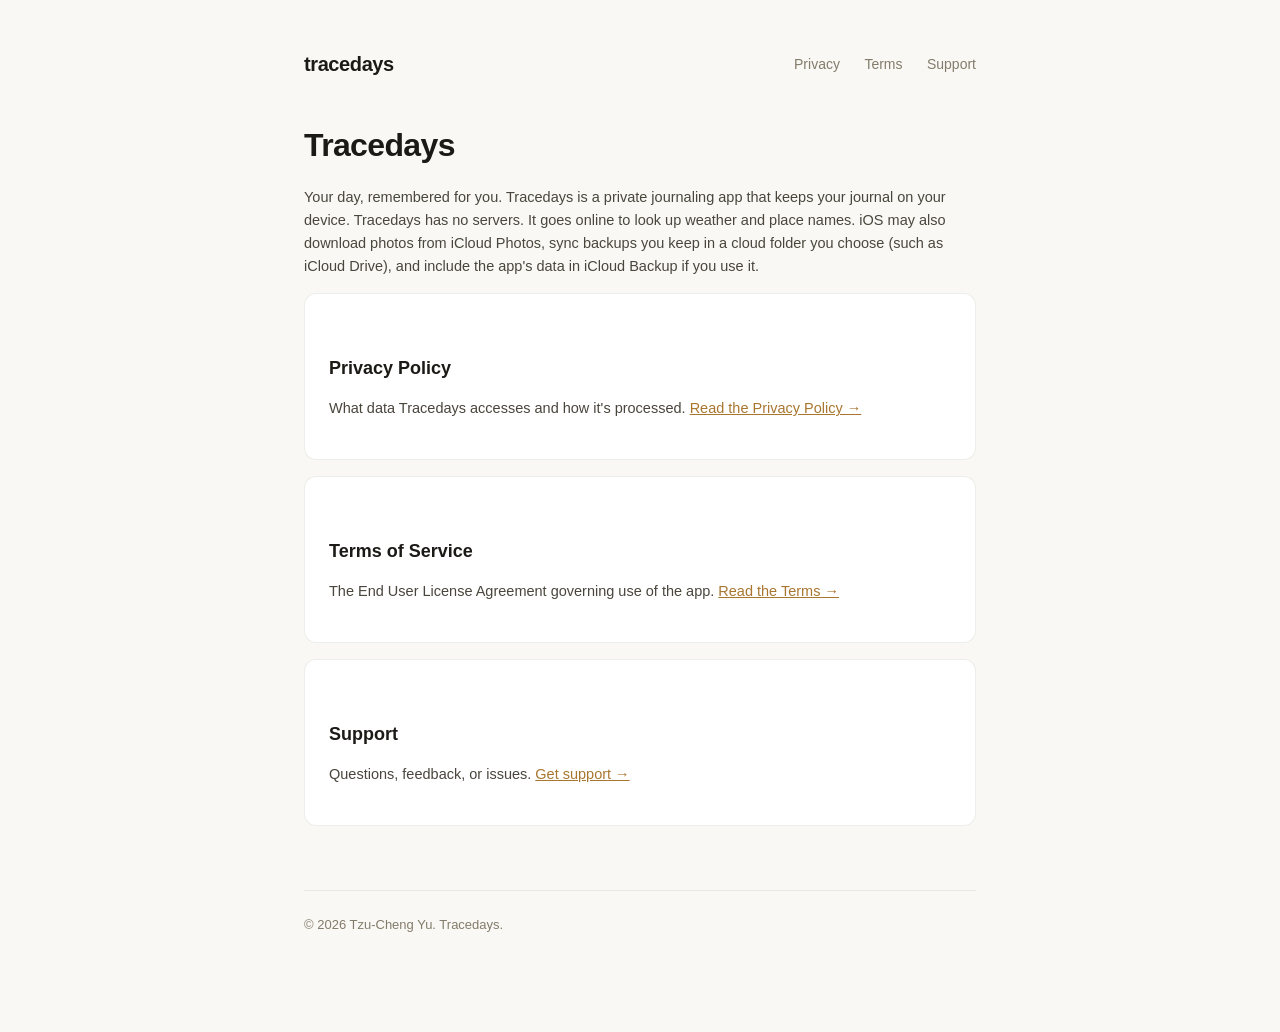
<file: index.html>
<!doctype html>
<html lang="en">
<head>
<meta charset="utf-8">
<meta name="viewport" content="width=device-width, initial-scale=1">
<title>Tracedays</title>
<link rel="stylesheet" href="style.css">
</head>
<body>
<div class="wrap">
  <header class="site">
    <span class="brand">tracedays</span>
    <nav class="site">
      <a href="privacy.html">Privacy</a>
      <a href="terms.html">Terms</a>
      <a href="support.html">Support</a>
    </nav>
  </header>

  <h1>Tracedays</h1>
  <p>Your day, remembered for you. Tracedays is a private journaling app that keeps your journal on your device. Tracedays has no servers. It goes online to look up weather and place names. iOS may also download photos from iCloud Photos, sync backups you keep in a cloud folder you choose (such as iCloud Drive), and include the app's data in iCloud Backup if you use it.</p>

  <div class="card">
    <h2>Privacy Policy</h2>
    <p>What data Tracedays accesses and how it's processed. <a href="privacy.html">Read the Privacy Policy →</a></p>
  </div>

  <div class="card">
    <h2>Terms of Service</h2>
    <p>The End User License Agreement governing use of the app. <a href="terms.html">Read the Terms →</a></p>
  </div>

  <div class="card">
    <h2>Support</h2>
    <p>Questions, feedback, or issues. <a href="support.html">Get support →</a></p>
  </div>

  <footer>
    &copy; 2026 Tzu-Cheng Yu. Tracedays.
  </footer>
</div>
</body>
</html>
</file>
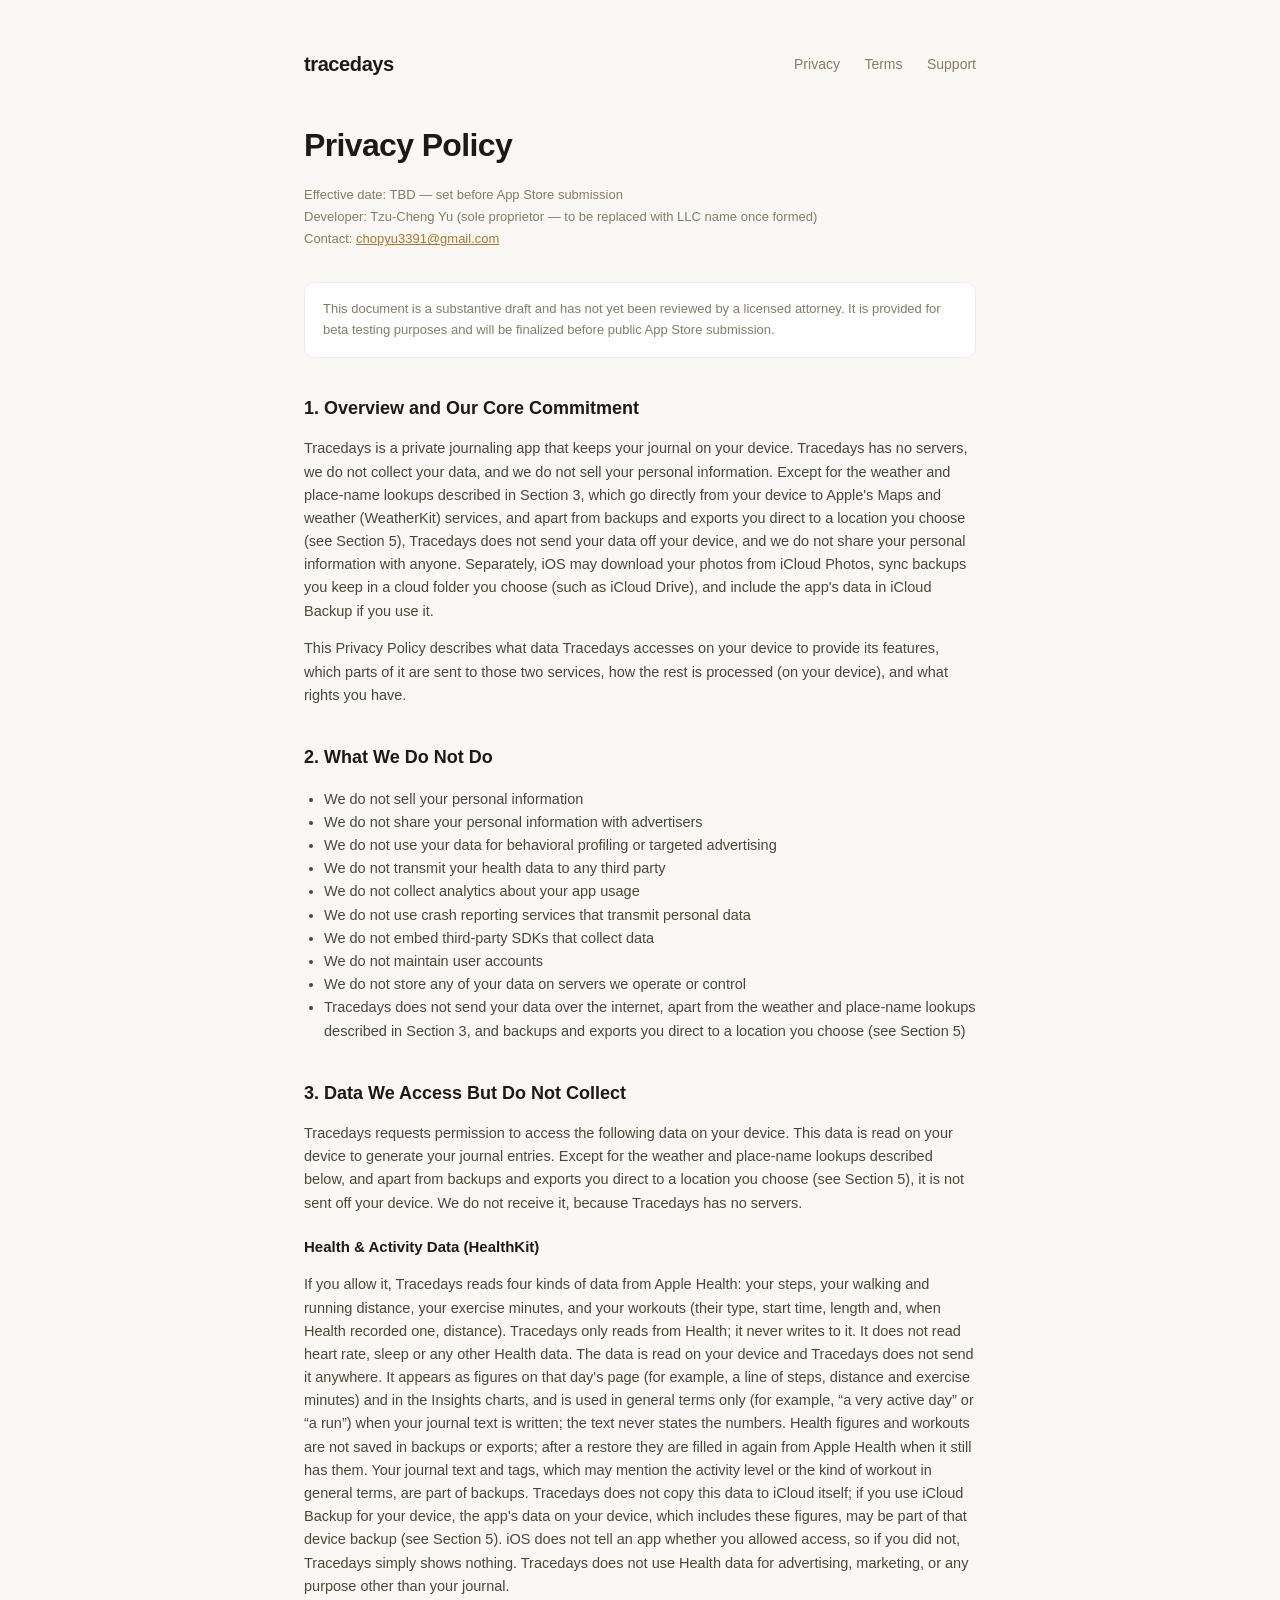
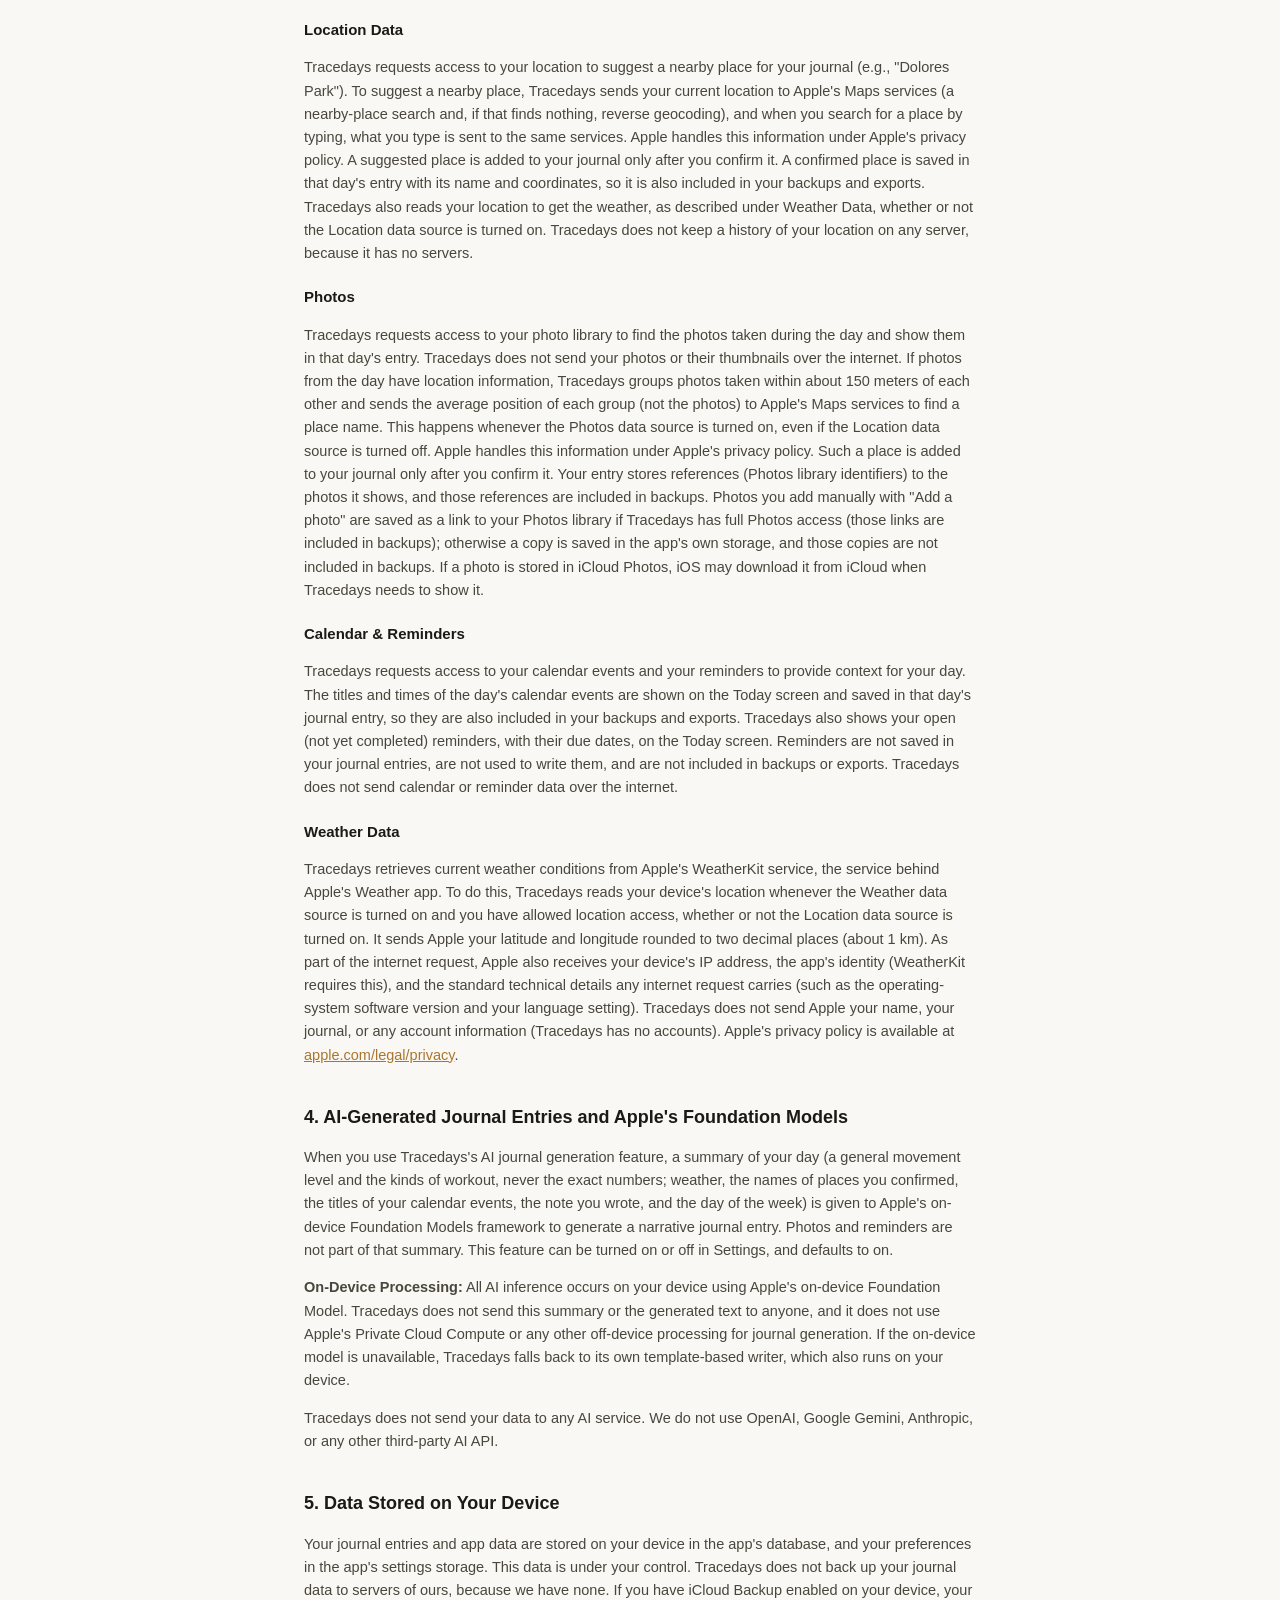
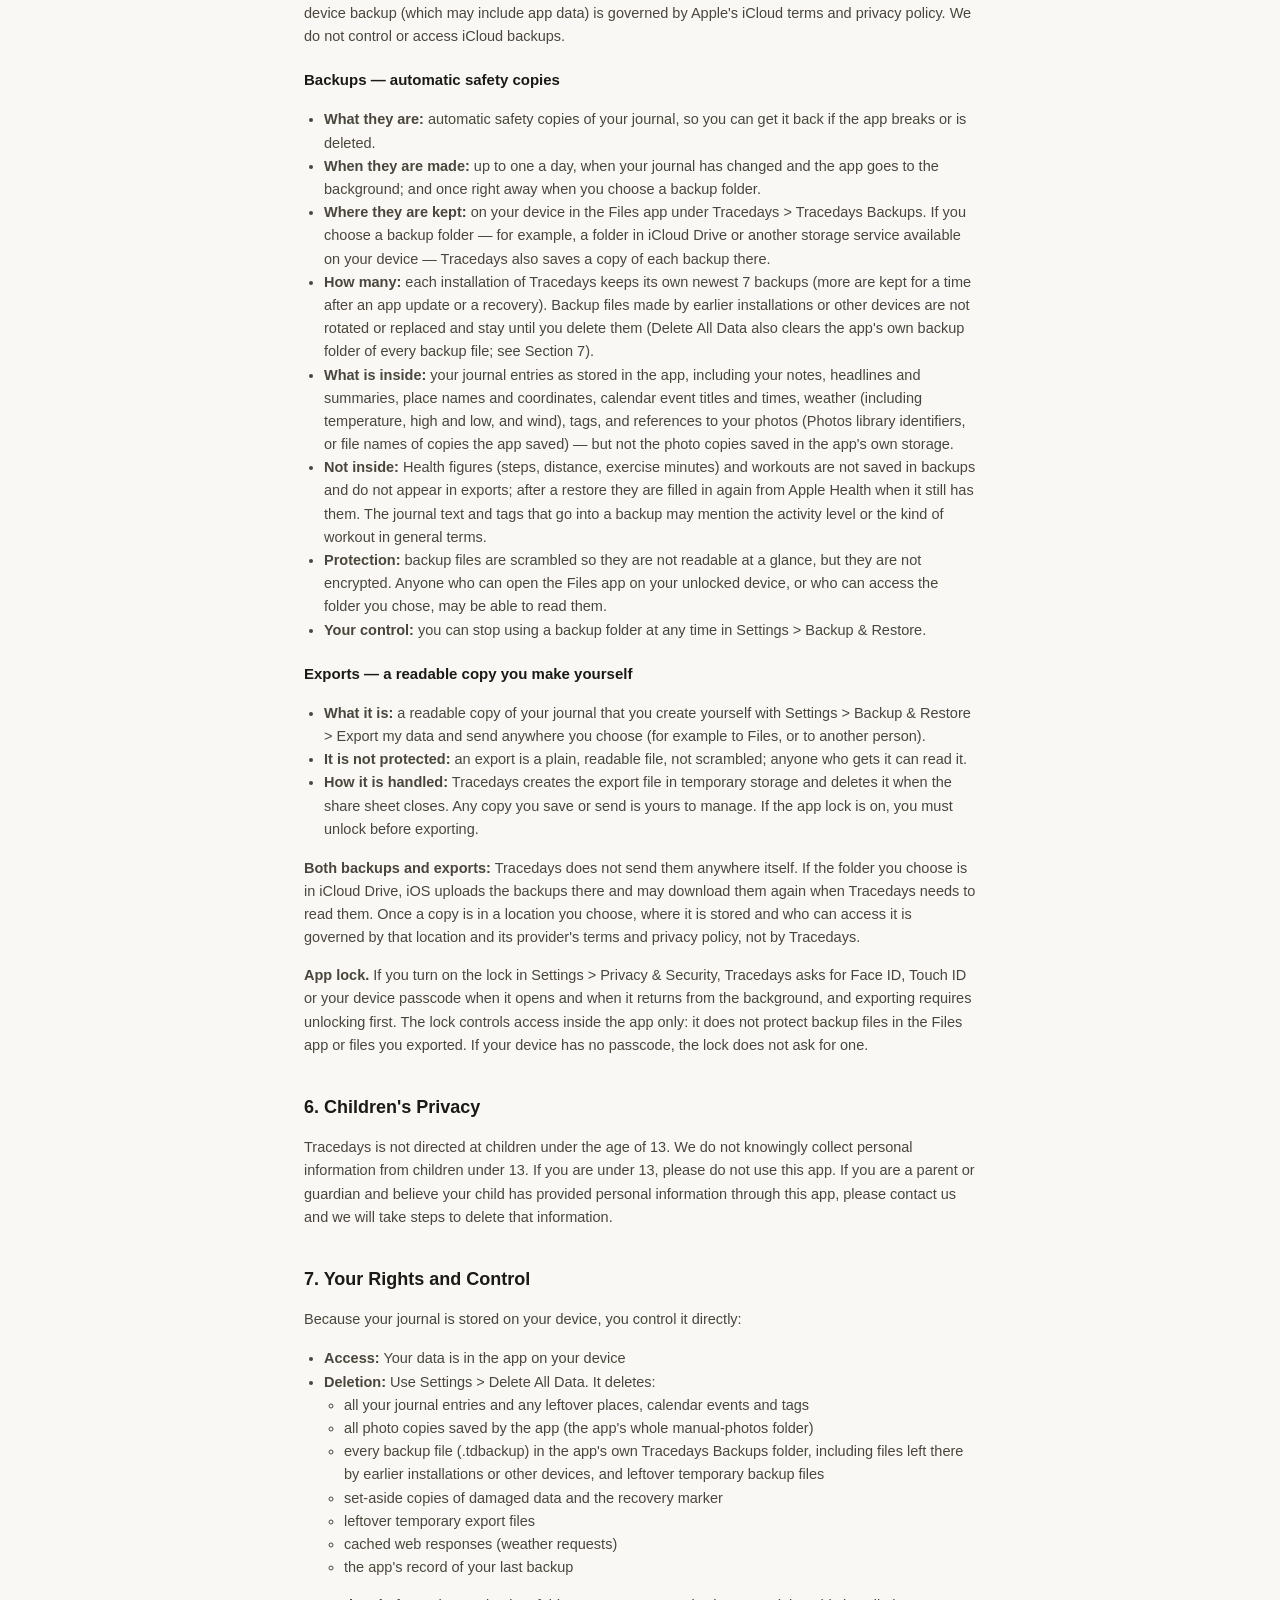
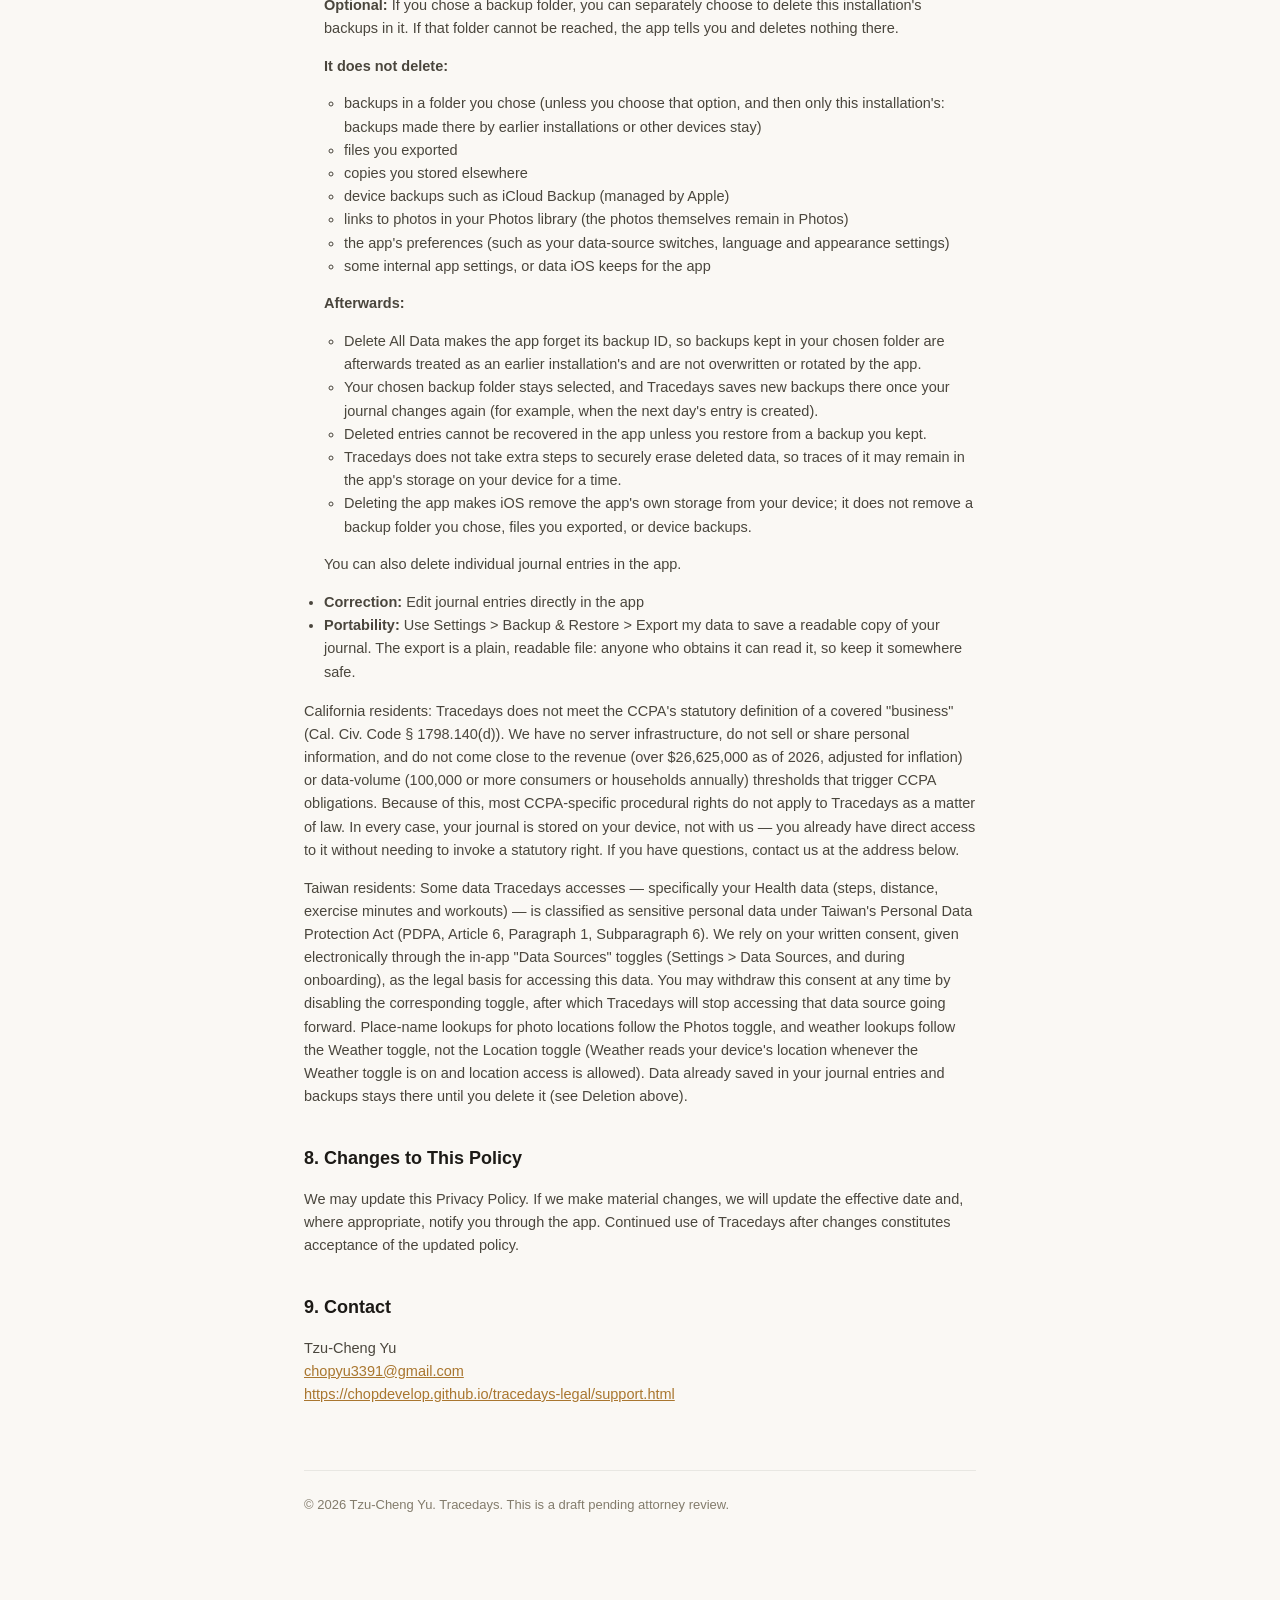
<file: privacy.html>
<!doctype html>
<html lang="en">
<head>
<meta charset="utf-8">
<meta name="viewport" content="width=device-width, initial-scale=1">
<title>Privacy Policy — Tracedays</title>
<link rel="stylesheet" href="style.css">
</head>
<body>
<div class="wrap">
  <header class="site">
    <a class="brand" href="index.html">tracedays</a>
    <nav class="site">
      <a href="privacy.html">Privacy</a>
      <a href="terms.html">Terms</a>
      <a href="support.html">Support</a>
    </nav>
  </header>

  <h1>Privacy Policy</h1>
  <p class="meta">
    Effective date: TBD — set before App Store submission<br>
    Developer: Tzu-Cheng Yu (sole proprietor — to be replaced with LLC name once formed)<br>
    Contact: <a href="mailto:chopyu3391@gmail.com">chopyu3391@gmail.com</a>
  </p>

  <div class="notice">This document is a substantive draft and has not yet been reviewed by a licensed attorney. It is provided for beta testing purposes and will be finalized before public App Store submission.</div>

  <h2>1. Overview and Our Core Commitment</h2>

  <p>Tracedays is a private journaling app that keeps your journal on your device. Tracedays has no servers, we do not collect your data, and we do not sell your personal information. Except for the weather and place-name lookups described in Section 3, which go directly from your device to Apple's Maps and weather (WeatherKit) services, and apart from backups and exports you direct to a location you choose (see Section 5), Tracedays does not send your data off your device, and we do not share your personal information with anyone. Separately, iOS may download your photos from iCloud Photos, sync backups you keep in a cloud folder you choose (such as iCloud Drive), and include the app's data in iCloud Backup if you use it.</p>

  <p>This Privacy Policy describes what data Tracedays accesses on your device to provide its features, which parts of it are sent to those two services, how the rest is processed (on your device), and what rights you have.</p>

  <h2>2. What We Do Not Do</h2>

  <ul>
    <li>We do not sell your personal information</li>
    <li>We do not share your personal information with advertisers</li>
    <li>We do not use your data for behavioral profiling or targeted advertising</li>
    <li>We do not transmit your health data to any third party</li>
    <li>We do not collect analytics about your app usage</li>
    <li>We do not use crash reporting services that transmit personal data</li>
    <li>We do not embed third-party SDKs that collect data</li>
    <li>We do not maintain user accounts</li>
    <li>We do not store any of your data on servers we operate or control</li>
    <li>Tracedays does not send your data over the internet, apart from the weather and place-name lookups described in Section 3, and backups and exports you direct to a location you choose (see Section 5)</li>
  </ul>

  <h2>3. Data We Access But Do Not Collect</h2>

  <p>Tracedays requests permission to access the following data on your device. This data is read on your device to generate your journal entries. Except for the weather and place-name lookups described below, and apart from backups and exports you direct to a location you choose (see Section 5), it is not sent off your device. We do not receive it, because Tracedays has no servers.</p>

  <h3>Health &amp; Activity Data (HealthKit)</h3>

  <p>If you allow it, Tracedays reads four kinds of data from Apple Health: your steps, your walking and running distance, your exercise minutes, and your workouts (their type, start time, length and, when Health recorded one, distance). Tracedays only reads from Health; it never writes to it. It does not read heart rate, sleep or any other Health data. The data is read on your device and Tracedays does not send it anywhere. It appears as figures on that day's page (for example, a line of steps, distance and exercise minutes) and in the Insights charts, and is used in general terms only (for example, “a very active day” or “a run”) when your journal text is written; the text never states the numbers. Health figures and workouts are not saved in backups or exports; after a restore they are filled in again from Apple Health when it still has them. Your journal text and tags, which may mention the activity level or the kind of workout in general terms, are part of backups. Tracedays does not copy this data to iCloud itself; if you use iCloud Backup for your device, the app's data on your device, which includes these figures, may be part of that device backup (see Section 5). iOS does not tell an app whether you allowed access, so if you did not, Tracedays simply shows nothing. Tracedays does not use Health data for advertising, marketing, or any purpose other than your journal.</p>

  <h3>Location Data</h3>

  <p>Tracedays requests access to your location to suggest a nearby place for your journal (e.g., "Dolores Park"). To suggest a nearby place, Tracedays sends your current location to Apple's Maps services (a nearby-place search and, if that finds nothing, reverse geocoding), and when you search for a place by typing, what you type is sent to the same services. Apple handles this information under Apple's privacy policy. A suggested place is added to your journal only after you confirm it. A confirmed place is saved in that day's entry with its name and coordinates, so it is also included in your backups and exports. Tracedays also reads your location to get the weather, as described under Weather Data, whether or not the Location data source is turned on. Tracedays does not keep a history of your location on any server, because it has no servers.</p>

  <h3>Photos</h3>

  <p>Tracedays requests access to your photo library to find the photos taken during the day and show them in that day's entry. Tracedays does not send your photos or their thumbnails over the internet. If photos from the day have location information, Tracedays groups photos taken within about 150 meters of each other and sends the average position of each group (not the photos) to Apple's Maps services to find a place name. This happens whenever the Photos data source is turned on, even if the Location data source is turned off. Apple handles this information under Apple's privacy policy. Such a place is added to your journal only after you confirm it. Your entry stores references (Photos library identifiers) to the photos it shows, and those references are included in backups. Photos you add manually with "Add a photo" are saved as a link to your Photos library if Tracedays has full Photos access (those links are included in backups); otherwise a copy is saved in the app's own storage, and those copies are not included in backups. If a photo is stored in iCloud Photos, iOS may download it from iCloud when Tracedays needs to show it.</p>

  <h3>Calendar &amp; Reminders</h3>

  <p>Tracedays requests access to your calendar events and your reminders to provide context for your day. The titles and times of the day's calendar events are shown on the Today screen and saved in that day's journal entry, so they are also included in your backups and exports. Tracedays also shows your open (not yet completed) reminders, with their due dates, on the Today screen. Reminders are not saved in your journal entries, are not used to write them, and are not included in backups or exports. Tracedays does not send calendar or reminder data over the internet.</p>

  <h3>Weather Data</h3>

  <p>Tracedays retrieves current weather conditions from Apple's WeatherKit service, the service behind Apple's Weather app. To do this, Tracedays reads your device's location whenever the Weather data source is turned on and you have allowed location access, whether or not the Location data source is turned on. It sends Apple your latitude and longitude rounded to two decimal places (about 1 km). As part of the internet request, Apple also receives your device's IP address, the app's identity (WeatherKit requires this), and the standard technical details any internet request carries (such as the operating-system software version and your language setting). Tracedays does not send Apple your name, your journal, or any account information (Tracedays has no accounts). Apple's privacy policy is available at <a href="https://www.apple.com/legal/privacy/">apple.com/legal/privacy</a>.</p>

  <h2>4. AI-Generated Journal Entries and Apple's Foundation Models</h2>

  <p>When you use Tracedays's AI journal generation feature, a summary of your day (a general movement level and the kinds of workout, never the exact numbers; weather, the names of places you confirmed, the titles of your calendar events, the note you wrote, and the day of the week) is given to Apple's on-device Foundation Models framework to generate a narrative journal entry. Photos and reminders are not part of that summary. This feature can be turned on or off in Settings, and defaults to on.</p>

  <p><strong>On-Device Processing:</strong> All AI inference occurs on your device using Apple's on-device Foundation Model. Tracedays does not send this summary or the generated text to anyone, and it does not use Apple's Private Cloud Compute or any other off-device processing for journal generation. If the on-device model is unavailable, Tracedays falls back to its own template-based writer, which also runs on your device.</p>

  <p>Tracedays does not send your data to any AI service. We do not use OpenAI, Google Gemini, Anthropic, or any other third-party AI API.</p>

  <h2>5. Data Stored on Your Device</h2>

  <p>Your journal entries and app data are stored on your device in the app's database, and your preferences in the app's settings storage. This data is under your control. Tracedays does not back up your journal data to servers of ours, because we have none. If you have iCloud Backup enabled on your device, your device backup (which may include app data) is governed by Apple's iCloud terms and privacy policy. We do not control or access iCloud backups.</p>
  <h3>Backups — automatic safety copies</h3>
  <ul>
    <li><strong>What they are:</strong> automatic safety copies of your journal, so you can get it back if the app breaks or is deleted.</li>
    <li><strong>When they are made:</strong> up to one a day, when your journal has changed and the app goes to the background; and once right away when you choose a backup folder.</li>
    <li><strong>Where they are kept:</strong> on your device in the Files app under Tracedays &gt; Tracedays Backups. If you choose a backup folder — for example, a folder in iCloud Drive or another storage service available on your device — Tracedays also saves a copy of each backup there.</li>
    <li><strong>How many:</strong> each installation of Tracedays keeps its own newest 7 backups (more are kept for a time after an app update or a recovery). Backup files made by earlier installations or other devices are not rotated or replaced and stay until you delete them (Delete All Data also clears the app's own backup folder of every backup file; see Section 7).</li>
    <li><strong>What is inside:</strong> your journal entries as stored in the app, including your notes, headlines and summaries, place names and coordinates, calendar event titles and times, weather (including temperature, high and low, and wind), tags, and references to your photos (Photos library identifiers, or file names of copies the app saved) — but not the photo copies saved in the app's own storage.</li>
    <li><strong>Not inside:</strong> Health figures (steps, distance, exercise minutes) and workouts are not saved in backups and do not appear in exports; after a restore they are filled in again from Apple Health when it still has them. The journal text and tags that go into a backup may mention the activity level or the kind of workout in general terms.</li>
    <li><strong>Protection:</strong> backup files are scrambled so they are not readable at a glance, but they are not encrypted. Anyone who can open the Files app on your unlocked device, or who can access the folder you chose, may be able to read them.</li>
    <li><strong>Your control:</strong> you can stop using a backup folder at any time in Settings &gt; Backup &amp; Restore.</li>
  </ul>
  <h3>Exports — a readable copy you make yourself</h3>
  <ul>
    <li><strong>What it is:</strong> a readable copy of your journal that you create yourself with Settings &gt; Backup &amp; Restore &gt; Export my data and send anywhere you choose (for example to Files, or to another person).</li>
    <li><strong>It is not protected:</strong> an export is a plain, readable file, not scrambled; anyone who gets it can read it.</li>
    <li><strong>How it is handled:</strong> Tracedays creates the export file in temporary storage and deletes it when the share sheet closes. Any copy you save or send is yours to manage. If the app lock is on, you must unlock before exporting.</li>
  </ul>
  <p><strong>Both backups and exports:</strong> Tracedays does not send them anywhere itself. If the folder you choose is in iCloud Drive, iOS uploads the backups there and may download them again when Tracedays needs to read them. Once a copy is in a location you choose, where it is stored and who can access it is governed by that location and its provider's terms and privacy policy, not by Tracedays.</p>
  <p><strong>App lock.</strong> If you turn on the lock in Settings &gt; Privacy &amp; Security, Tracedays asks for Face ID, Touch ID or your device passcode when it opens and when it returns from the background, and exporting requires unlocking first. The lock controls access inside the app only: it does not protect backup files in the Files app or files you exported. If your device has no passcode, the lock does not ask for one.</p>

  <h2>6. Children's Privacy</h2>

  <p>Tracedays is not directed at children under the age of 13. We do not knowingly collect personal information from children under 13. If you are under 13, please do not use this app. If you are a parent or guardian and believe your child has provided personal information through this app, please contact us and we will take steps to delete that information.</p>

  <h2>7. Your Rights and Control</h2>

  <p>Because your journal is stored on your device, you control it directly:</p>
  <ul>
    <li><strong>Access:</strong> Your data is in the app on your device</li>
    <li><strong>Deletion:</strong> Use Settings &gt; Delete All Data. It deletes:
      <ul>
        <li>all your journal entries and any leftover places, calendar events and tags</li>
        <li>all photo copies saved by the app (the app's whole manual-photos folder)</li>
        <li>every backup file (.tdbackup) in the app's own Tracedays Backups folder, including files left there by earlier installations or other devices, and leftover temporary backup files</li>
        <li>set-aside copies of damaged data and the recovery marker</li>
        <li>leftover temporary export files</li>
        <li>cached web responses (weather requests)</li>
        <li>the app's record of your last backup</li>
      </ul>
      <p><strong>Optional:</strong> If you chose a backup folder, you can separately choose to delete this installation's backups in it. If that folder cannot be reached, the app tells you and deletes nothing there.</p>
      <p><strong>It does not delete:</strong></p>
      <ul>
        <li>backups in a folder you chose (unless you choose that option, and then only this installation's: backups made there by earlier installations or other devices stay)</li>
        <li>files you exported</li>
        <li>copies you stored elsewhere</li>
        <li>device backups such as iCloud Backup (managed by Apple)</li>
        <li>links to photos in your Photos library (the photos themselves remain in Photos)</li>
        <li>the app's preferences (such as your data-source switches, language and appearance settings)</li>
        <li>some internal app settings, or data iOS keeps for the app</li>
      </ul>
      <p><strong>Afterwards:</strong></p>
      <ul>
        <li>Delete All Data makes the app forget its backup ID, so backups kept in your chosen folder are afterwards treated as an earlier installation's and are not overwritten or rotated by the app.</li>
        <li>Your chosen backup folder stays selected, and Tracedays saves new backups there once your journal changes again (for example, when the next day's entry is created).</li>
        <li>Deleted entries cannot be recovered in the app unless you restore from a backup you kept.</li>
        <li>Tracedays does not take extra steps to securely erase deleted data, so traces of it may remain in the app's storage on your device for a time.</li>
        <li>Deleting the app makes iOS remove the app's own storage from your device; it does not remove a backup folder you chose, files you exported, or device backups.</li>
      </ul>
      <p>You can also delete individual journal entries in the app.</p>
    </li>
    <li><strong>Correction:</strong> Edit journal entries directly in the app</li>
    <li><strong>Portability:</strong> Use Settings &gt; Backup &amp; Restore &gt; Export my data to save a readable copy of your journal. The export is a plain, readable file: anyone who obtains it can read it, so keep it somewhere safe.</li>
  </ul>

  <p>California residents: Tracedays does not meet the CCPA's statutory definition of a covered "business" (Cal. Civ. Code § 1798.140(d)). We have no server infrastructure, do not sell or share personal information, and do not come close to the revenue (over $26,625,000 as of 2026, adjusted for inflation) or data-volume (100,000 or more consumers or households annually) thresholds that trigger CCPA obligations. Because of this, most CCPA-specific procedural rights do not apply to Tracedays as a matter of law. In every case, your journal is stored on your device, not with us — you already have direct access to it without needing to invoke a statutory right. If you have questions, contact us at the address below.</p>

  <p>Taiwan residents: Some data Tracedays accesses — specifically your Health data (steps, distance, exercise minutes and workouts) — is classified as sensitive personal data under Taiwan's Personal Data Protection Act (PDPA, Article 6, Paragraph 1, Subparagraph 6). We rely on your written consent, given electronically through the in-app "Data Sources" toggles (Settings &gt; Data Sources, and during onboarding), as the legal basis for accessing this data. You may withdraw this consent at any time by disabling the corresponding toggle, after which Tracedays will stop accessing that data source going forward. Place-name lookups for photo locations follow the Photos toggle, and weather lookups follow the Weather toggle, not the Location toggle (Weather reads your device's location whenever the Weather toggle is on and location access is allowed). Data already saved in your journal entries and backups stays there until you delete it (see Deletion above).</p>

  <h2>8. Changes to This Policy</h2>

  <p>We may update this Privacy Policy. If we make material changes, we will update the effective date and, where appropriate, notify you through the app. Continued use of Tracedays after changes constitutes acceptance of the updated policy.</p>

  <h2>9. Contact</h2>

  <p>Tzu-Cheng Yu<br><a href="mailto:chopyu3391@gmail.com">chopyu3391@gmail.com</a><br><a href="https://chopdevelop.github.io/tracedays-legal/support.html">https://chopdevelop.github.io/tracedays-legal/support.html</a></p>

  <footer>
    &copy; 2026 Tzu-Cheng Yu. Tracedays. This is a draft pending attorney review.
  </footer>
</div>
</body>
</html>
</file>
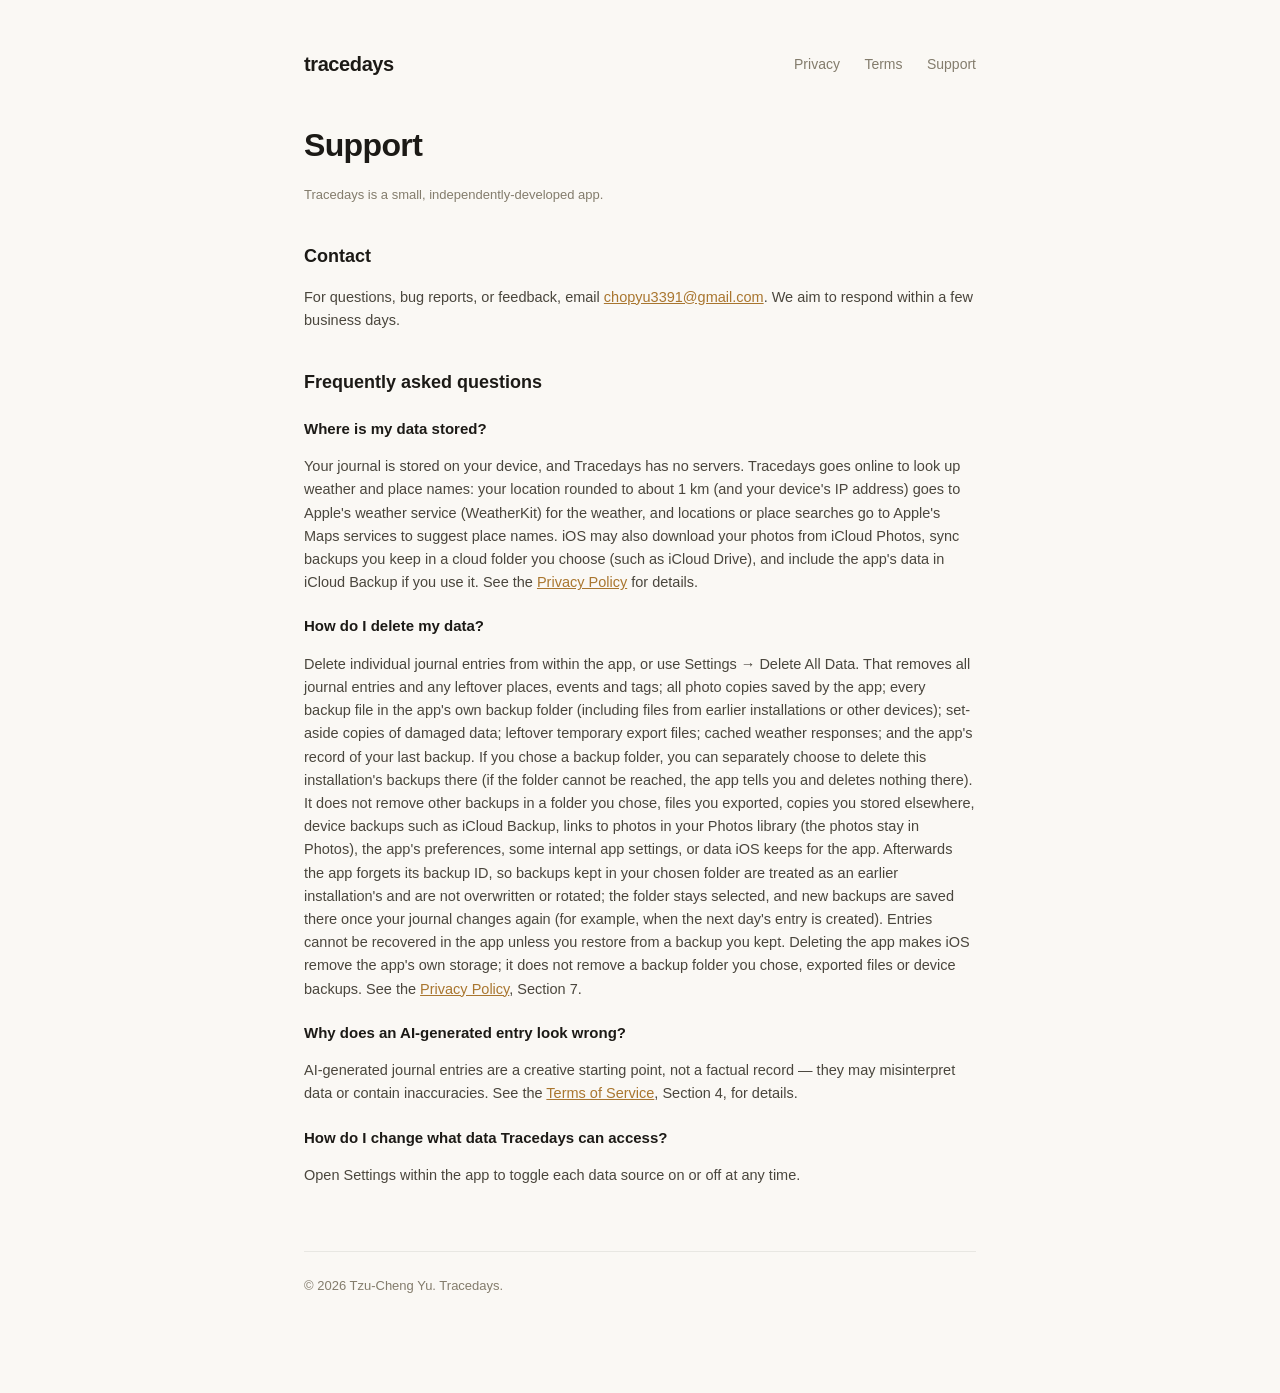
<file: support.html>
<!doctype html>
<html lang="en">
<head>
<meta charset="utf-8">
<meta name="viewport" content="width=device-width, initial-scale=1">
<title>Support — Tracedays</title>
<link rel="stylesheet" href="style.css">
</head>
<body>
<div class="wrap">
  <header class="site">
    <a class="brand" href="index.html">tracedays</a>
    <nav class="site">
      <a href="privacy.html">Privacy</a>
      <a href="terms.html">Terms</a>
      <a href="support.html">Support</a>
    </nav>
  </header>

  <h1>Support</h1>
  <p class="meta">Tracedays is a small, independently-developed app.</p>

  <h2>Contact</h2>
  <p>For questions, bug reports, or feedback, email <a href="mailto:chopyu3391@gmail.com">chopyu3391@gmail.com</a>. We aim to respond within a few business days.</p>

  <h2>Frequently asked questions</h2>

  <h3>Where is my data stored?</h3>
  <p>Your journal is stored on your device, and Tracedays has no servers. Tracedays goes online to look up weather and place names: your location rounded to about 1 km (and your device's IP address) goes to Apple's weather service (WeatherKit) for the weather, and locations or place searches go to Apple's Maps services to suggest place names. iOS may also download your photos from iCloud Photos, sync backups you keep in a cloud folder you choose (such as iCloud Drive), and include the app's data in iCloud Backup if you use it. See the <a href="privacy.html">Privacy Policy</a> for details.</p>

  <h3>How do I delete my data?</h3>
  <p>Delete individual journal entries from within the app, or use Settings → Delete All Data. That removes all journal entries and any leftover places, events and tags; all photo copies saved by the app; every backup file in the app's own backup folder (including files from earlier installations or other devices); set-aside copies of damaged data; leftover temporary export files; cached weather responses; and the app's record of your last backup. If you chose a backup folder, you can separately choose to delete this installation's backups there (if the folder cannot be reached, the app tells you and deletes nothing there). It does not remove other backups in a folder you chose, files you exported, copies you stored elsewhere, device backups such as iCloud Backup, links to photos in your Photos library (the photos stay in Photos), the app's preferences, some internal app settings, or data iOS keeps for the app. Afterwards the app forgets its backup ID, so backups kept in your chosen folder are treated as an earlier installation's and are not overwritten or rotated; the folder stays selected, and new backups are saved there once your journal changes again (for example, when the next day's entry is created). Entries cannot be recovered in the app unless you restore from a backup you kept. Deleting the app makes iOS remove the app's own storage; it does not remove a backup folder you chose, exported files or device backups. See the <a href="privacy.html">Privacy Policy</a>, Section 7.</p>

  <h3>Why does an AI-generated entry look wrong?</h3>
  <p>AI-generated journal entries are a creative starting point, not a factual record — they may misinterpret data or contain inaccuracies. See the <a href="terms.html">Terms of Service</a>, Section 4, for details.</p>

  <h3>How do I change what data Tracedays can access?</h3>
  <p>Open Settings within the app to toggle each data source on or off at any time.</p>

  <footer>
    &copy; 2026 Tzu-Cheng Yu. Tracedays.
  </footer>
</div>
</body>
</html>
</file>
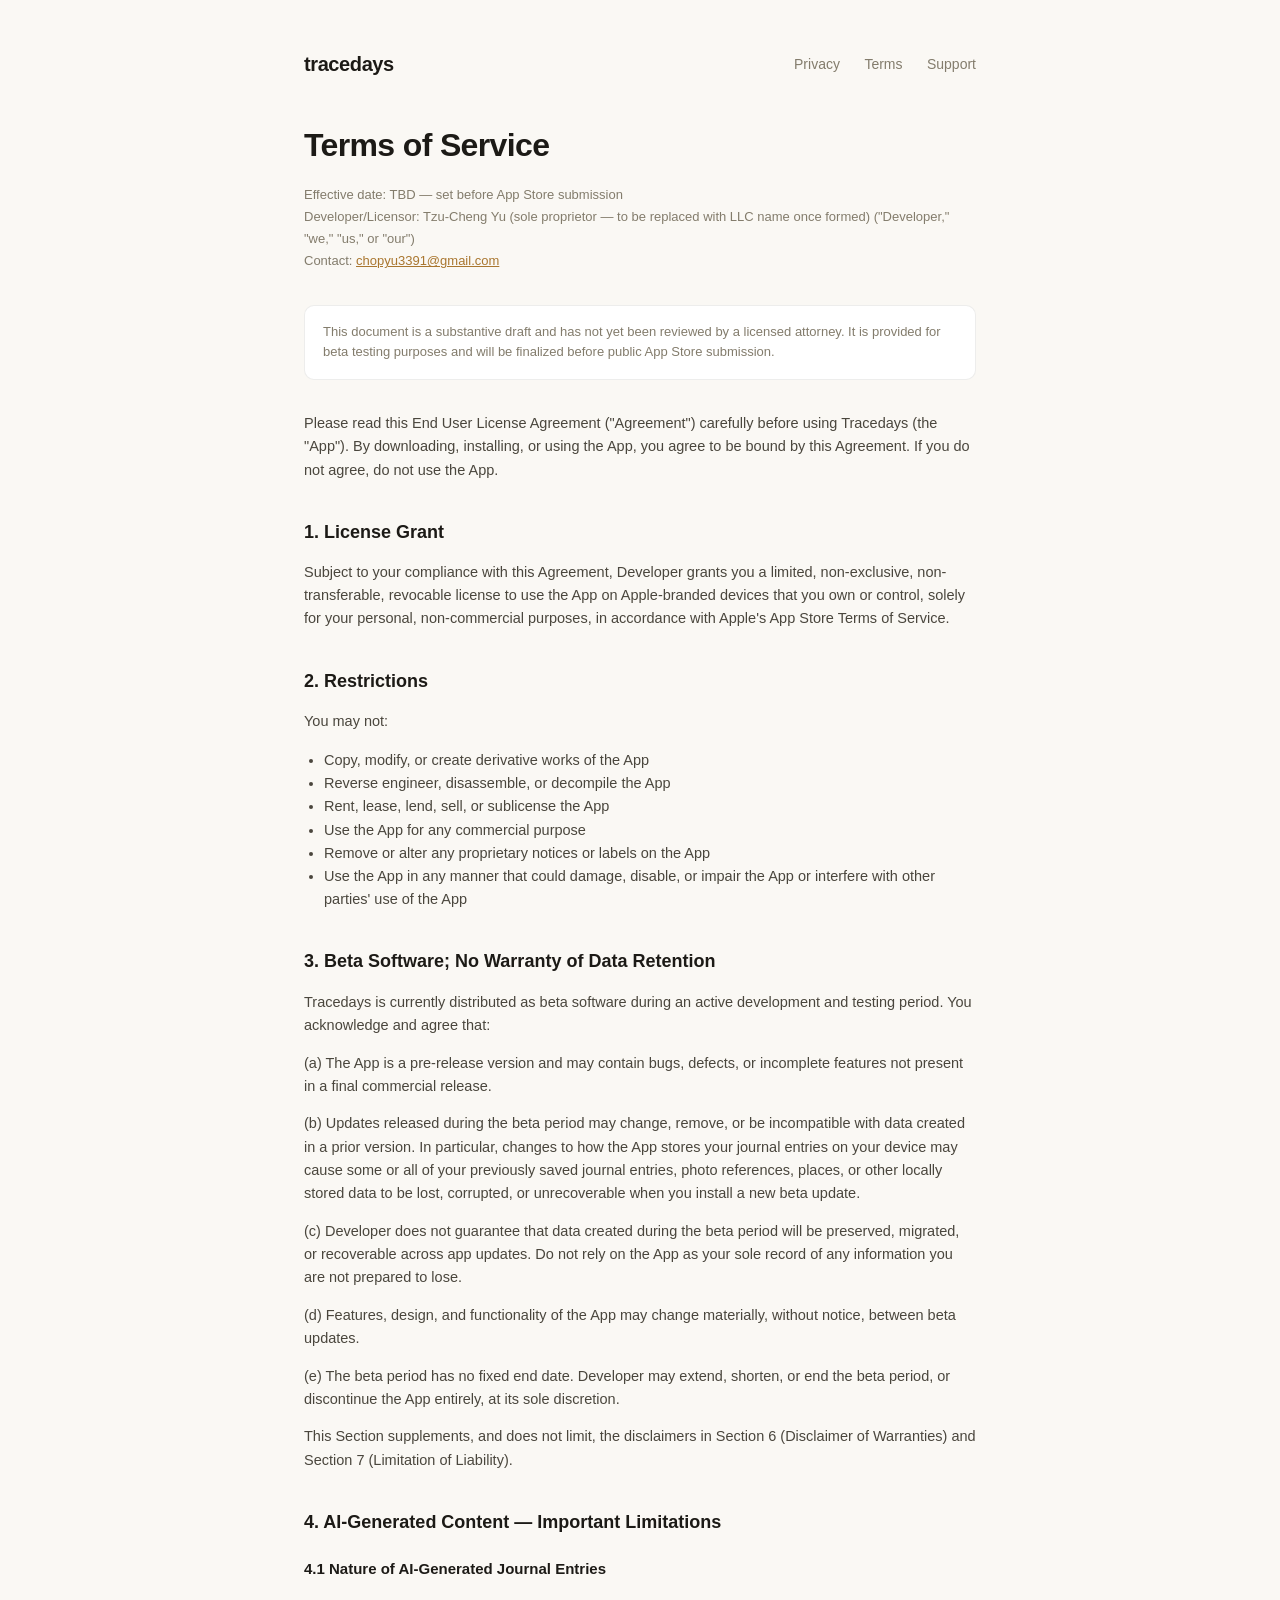
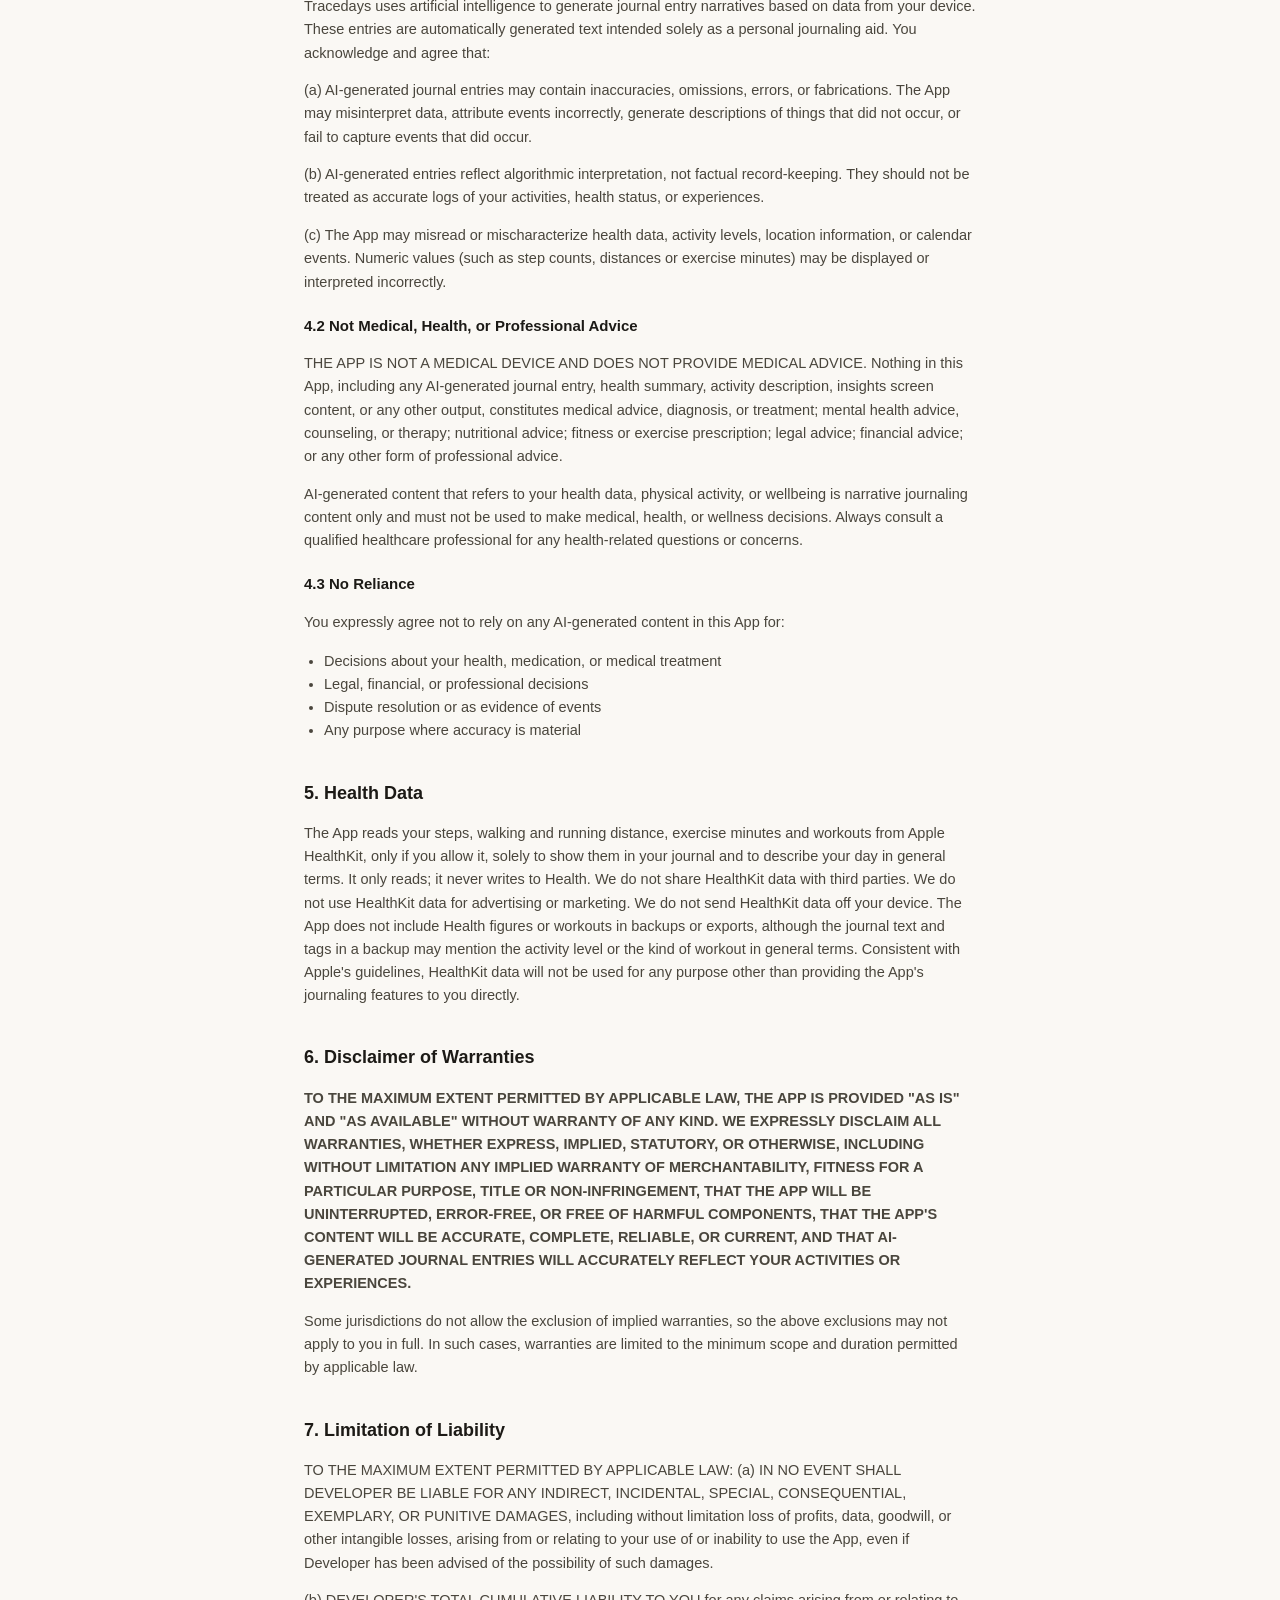
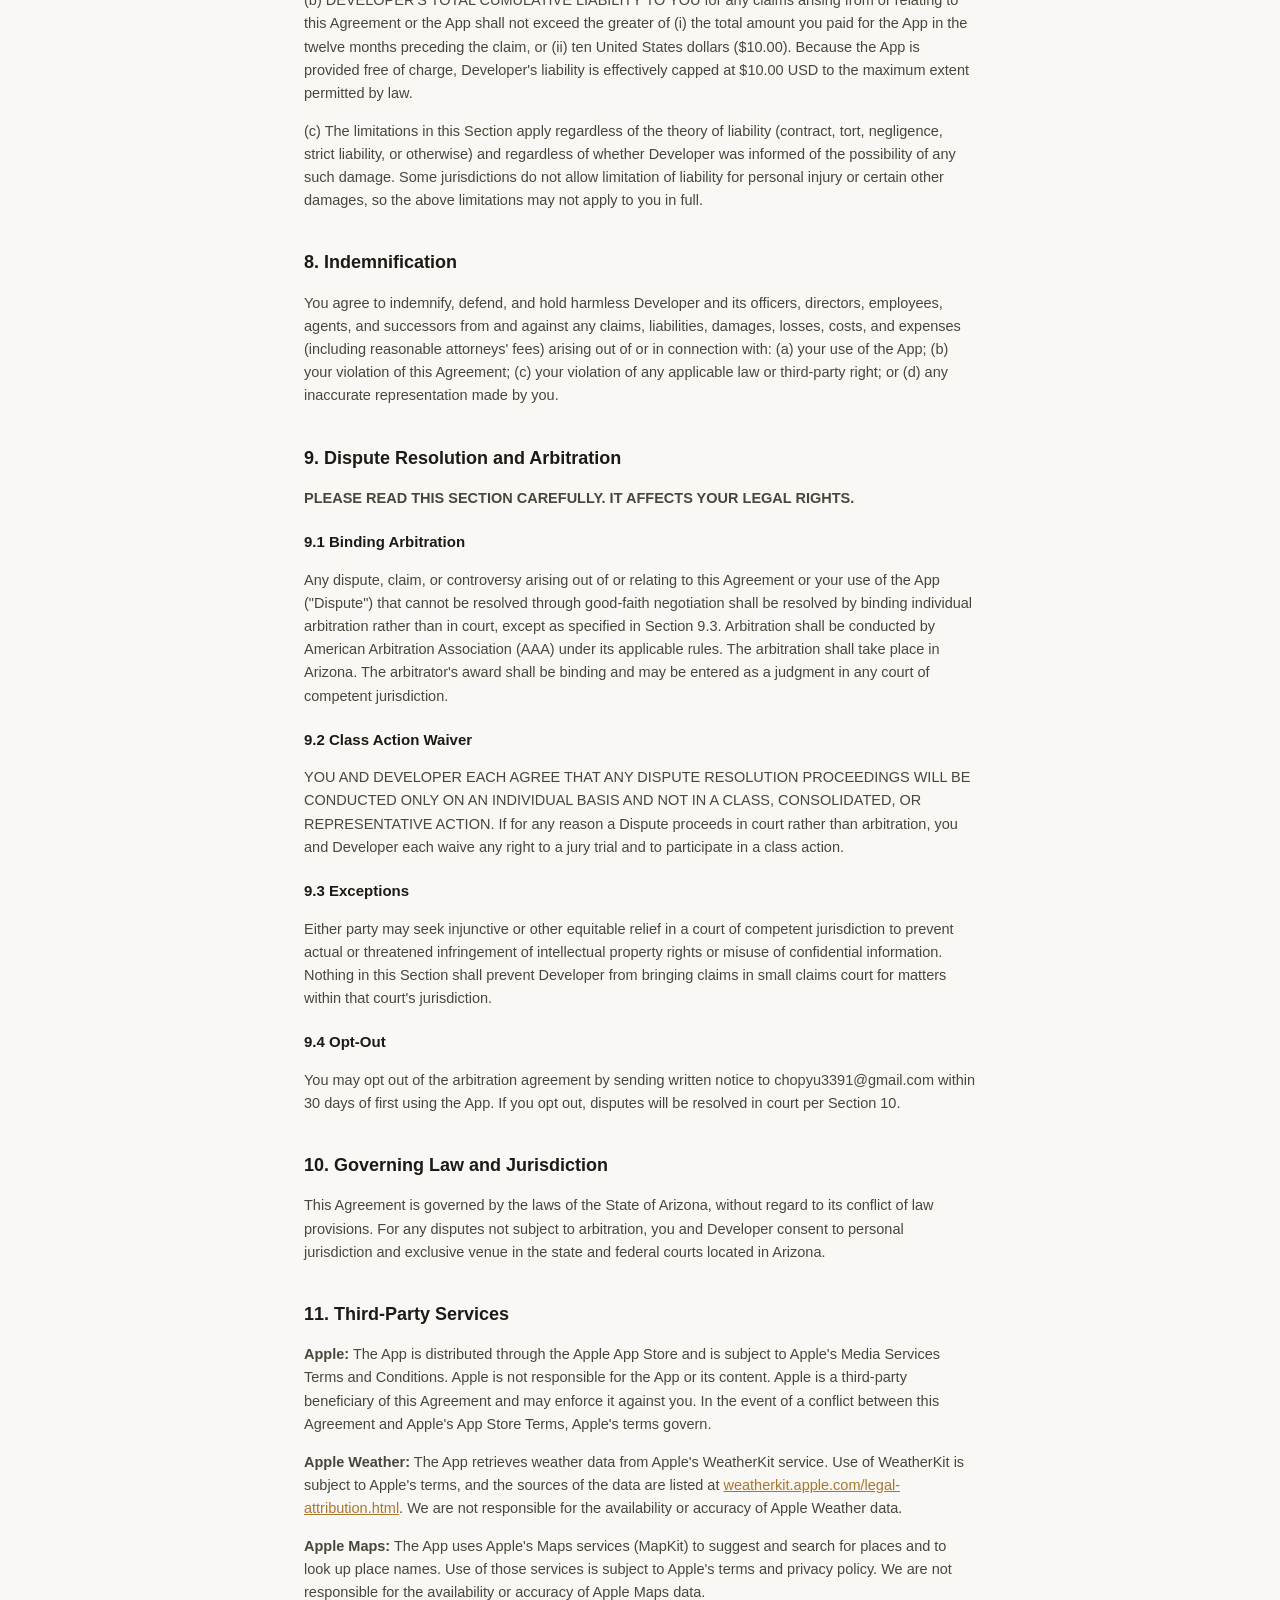
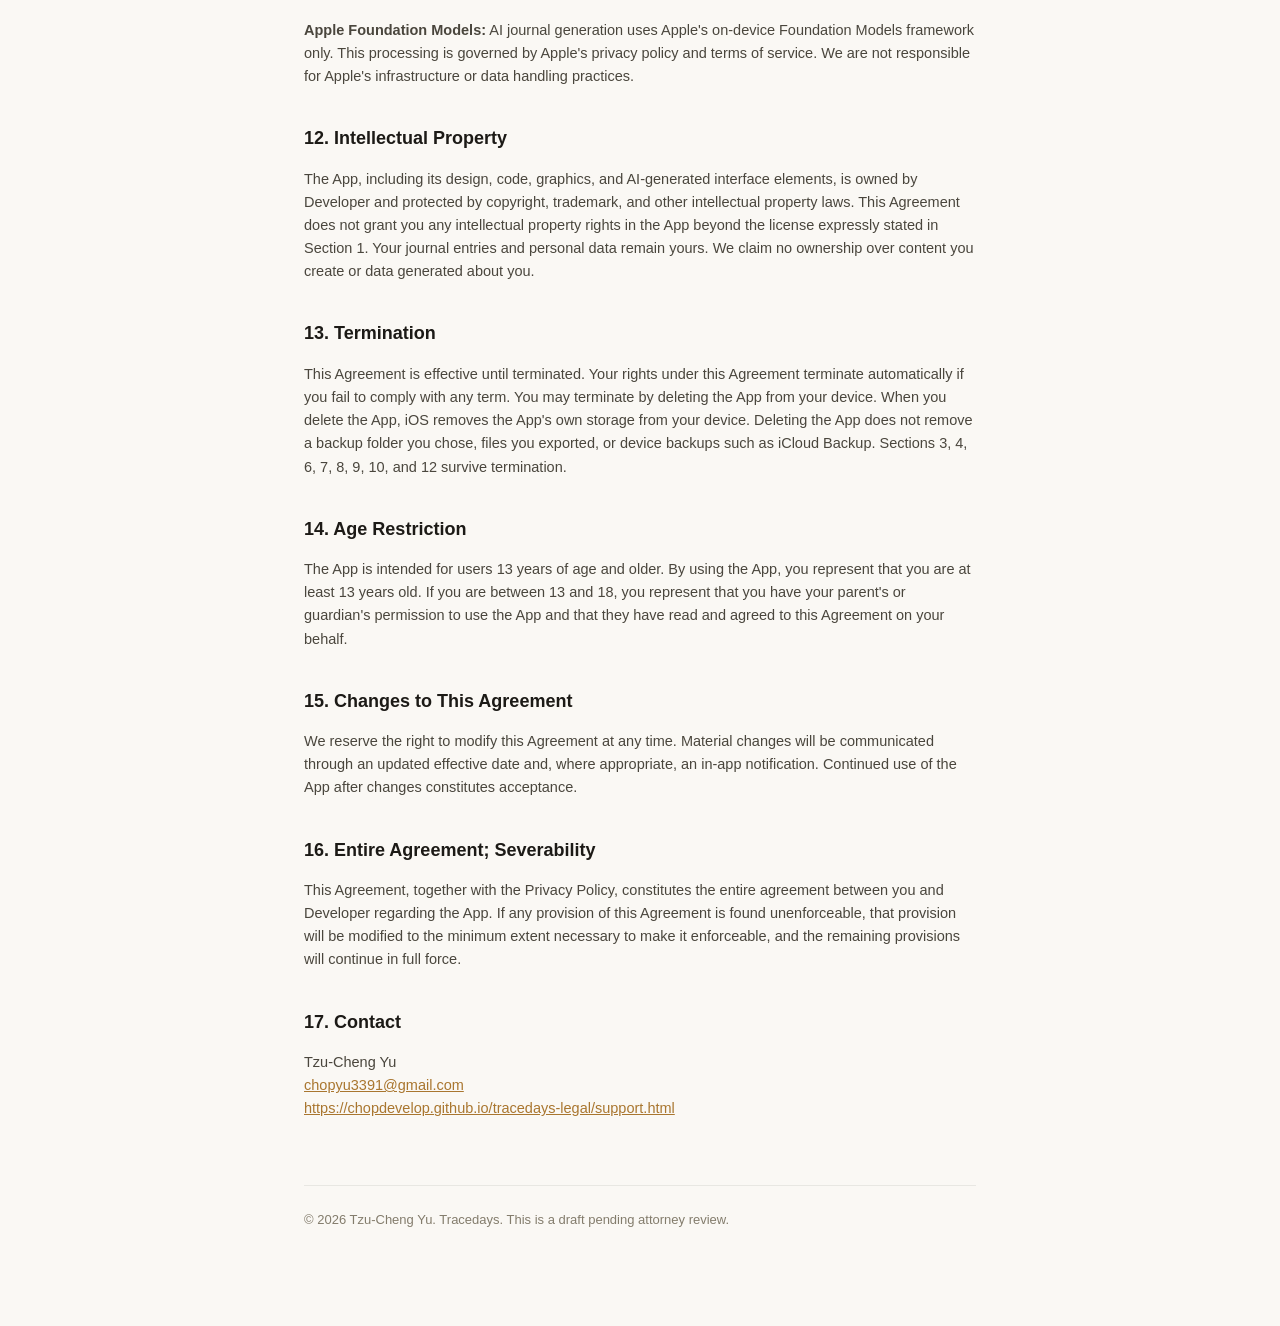
<file: terms.html>
<!doctype html>
<html lang="en">
<head>
<meta charset="utf-8">
<meta name="viewport" content="width=device-width, initial-scale=1">
<title>Terms of Service — Tracedays</title>
<link rel="stylesheet" href="style.css">
</head>
<body>
<div class="wrap">
  <header class="site">
    <a class="brand" href="index.html">tracedays</a>
    <nav class="site">
      <a href="privacy.html">Privacy</a>
      <a href="terms.html">Terms</a>
      <a href="support.html">Support</a>
    </nav>
  </header>

  <h1>Terms of Service</h1>
  <p class="meta">
    Effective date: TBD — set before App Store submission<br>
    Developer/Licensor: Tzu-Cheng Yu (sole proprietor — to be replaced with LLC name once formed) ("Developer," "we," "us," or "our")<br>
    Contact: <a href="mailto:chopyu3391@gmail.com">chopyu3391@gmail.com</a>
  </p>

  <div class="notice">This document is a substantive draft and has not yet been reviewed by a licensed attorney. It is provided for beta testing purposes and will be finalized before public App Store submission.</div>

  <p>Please read this End User License Agreement ("Agreement") carefully before using Tracedays (the "App"). By downloading, installing, or using the App, you agree to be bound by this Agreement. If you do not agree, do not use the App.</p>

  <h2>1. License Grant</h2>

  <p>Subject to your compliance with this Agreement, Developer grants you a limited, non-exclusive, non-transferable, revocable license to use the App on Apple-branded devices that you own or control, solely for your personal, non-commercial purposes, in accordance with Apple's App Store Terms of Service.</p>

  <h2>2. Restrictions</h2>

  <p>You may not:</p>
  <ul>
    <li>Copy, modify, or create derivative works of the App</li>
    <li>Reverse engineer, disassemble, or decompile the App</li>
    <li>Rent, lease, lend, sell, or sublicense the App</li>
    <li>Use the App for any commercial purpose</li>
    <li>Remove or alter any proprietary notices or labels on the App</li>
    <li>Use the App in any manner that could damage, disable, or impair the App or interfere with other parties' use of the App</li>
  </ul>

  <h2>3. Beta Software; No Warranty of Data Retention</h2>

  <p>Tracedays is currently distributed as beta software during an active development and testing period. You acknowledge and agree that:</p>

  <p>(a) The App is a pre-release version and may contain bugs, defects, or incomplete features not present in a final commercial release.</p>

  <p>(b) Updates released during the beta period may change, remove, or be incompatible with data created in a prior version. In particular, changes to how the App stores your journal entries on your device may cause some or all of your previously saved journal entries, photo references, places, or other locally stored data to be lost, corrupted, or unrecoverable when you install a new beta update.</p>

  <p>(c) Developer does not guarantee that data created during the beta period will be preserved, migrated, or recoverable across app updates. Do not rely on the App as your sole record of any information you are not prepared to lose.</p>

  <p>(d) Features, design, and functionality of the App may change materially, without notice, between beta updates.</p>

  <p>(e) The beta period has no fixed end date. Developer may extend, shorten, or end the beta period, or discontinue the App entirely, at its sole discretion.</p>

  <p>This Section supplements, and does not limit, the disclaimers in Section 6 (Disclaimer of Warranties) and Section 7 (Limitation of Liability).</p>

  <h2>4. AI-Generated Content — Important Limitations</h2>

  <h3>4.1 Nature of AI-Generated Journal Entries</h3>

  <p>Tracedays uses artificial intelligence to generate journal entry narratives based on data from your device. These entries are automatically generated text intended solely as a personal journaling aid. You acknowledge and agree that:</p>

  <p>(a) AI-generated journal entries may contain inaccuracies, omissions, errors, or fabrications. The App may misinterpret data, attribute events incorrectly, generate descriptions of things that did not occur, or fail to capture events that did occur.</p>

  <p>(b) AI-generated entries reflect algorithmic interpretation, not factual record-keeping. They should not be treated as accurate logs of your activities, health status, or experiences.</p>

  <p>(c) The App may misread or mischaracterize health data, activity levels, location information, or calendar events. Numeric values (such as step counts, distances or exercise minutes) may be displayed or interpreted incorrectly.</p>

  <h3>4.2 Not Medical, Health, or Professional Advice</h3>

  <p>THE APP IS NOT A MEDICAL DEVICE AND DOES NOT PROVIDE MEDICAL ADVICE. Nothing in this App, including any AI-generated journal entry, health summary, activity description, insights screen content, or any other output, constitutes medical advice, diagnosis, or treatment; mental health advice, counseling, or therapy; nutritional advice; fitness or exercise prescription; legal advice; financial advice; or any other form of professional advice.</p>

  <p>AI-generated content that refers to your health data, physical activity, or wellbeing is narrative journaling content only and must not be used to make medical, health, or wellness decisions. Always consult a qualified healthcare professional for any health-related questions or concerns.</p>

  <h3>4.3 No Reliance</h3>

  <p>You expressly agree not to rely on any AI-generated content in this App for:</p>
  <ul>
    <li>Decisions about your health, medication, or medical treatment</li>
    <li>Legal, financial, or professional decisions</li>
    <li>Dispute resolution or as evidence of events</li>
    <li>Any purpose where accuracy is material</li>
  </ul>

  <h2>5. Health Data</h2>

  <p>The App reads your steps, walking and running distance, exercise minutes and workouts from Apple HealthKit, only if you allow it, solely to show them in your journal and to describe your day in general terms. It only reads; it never writes to Health. We do not share HealthKit data with third parties. We do not use HealthKit data for advertising or marketing. We do not send HealthKit data off your device. The App does not include Health figures or workouts in backups or exports, although the journal text and tags in a backup may mention the activity level or the kind of workout in general terms. Consistent with Apple's guidelines, HealthKit data will not be used for any purpose other than providing the App's journaling features to you directly.</p>

  <h2>6. Disclaimer of Warranties</h2>

  <p><strong>TO THE MAXIMUM EXTENT PERMITTED BY APPLICABLE LAW, THE APP IS PROVIDED "AS IS" AND "AS AVAILABLE" WITHOUT WARRANTY OF ANY KIND. WE EXPRESSLY DISCLAIM ALL WARRANTIES, WHETHER EXPRESS, IMPLIED, STATUTORY, OR OTHERWISE, INCLUDING WITHOUT LIMITATION ANY IMPLIED WARRANTY OF MERCHANTABILITY, FITNESS FOR A PARTICULAR PURPOSE, TITLE OR NON-INFRINGEMENT, THAT THE APP WILL BE UNINTERRUPTED, ERROR-FREE, OR FREE OF HARMFUL COMPONENTS, THAT THE APP'S CONTENT WILL BE ACCURATE, COMPLETE, RELIABLE, OR CURRENT, AND THAT AI-GENERATED JOURNAL ENTRIES WILL ACCURATELY REFLECT YOUR ACTIVITIES OR EXPERIENCES.</strong></p>

  <p>Some jurisdictions do not allow the exclusion of implied warranties, so the above exclusions may not apply to you in full. In such cases, warranties are limited to the minimum scope and duration permitted by applicable law.</p>

  <h2>7. Limitation of Liability</h2>

  <p>TO THE MAXIMUM EXTENT PERMITTED BY APPLICABLE LAW: (a) IN NO EVENT SHALL DEVELOPER BE LIABLE FOR ANY INDIRECT, INCIDENTAL, SPECIAL, CONSEQUENTIAL, EXEMPLARY, OR PUNITIVE DAMAGES, including without limitation loss of profits, data, goodwill, or other intangible losses, arising from or relating to your use of or inability to use the App, even if Developer has been advised of the possibility of such damages.</p>

  <p>(b) DEVELOPER'S TOTAL CUMULATIVE LIABILITY TO YOU for any claims arising from or relating to this Agreement or the App shall not exceed the greater of (i) the total amount you paid for the App in the twelve months preceding the claim, or (ii) ten United States dollars ($10.00). Because the App is provided free of charge, Developer's liability is effectively capped at $10.00 USD to the maximum extent permitted by law.</p>

  <p>(c) The limitations in this Section apply regardless of the theory of liability (contract, tort, negligence, strict liability, or otherwise) and regardless of whether Developer was informed of the possibility of any such damage. Some jurisdictions do not allow limitation of liability for personal injury or certain other damages, so the above limitations may not apply to you in full.</p>

  <h2>8. Indemnification</h2>

  <p>You agree to indemnify, defend, and hold harmless Developer and its officers, directors, employees, agents, and successors from and against any claims, liabilities, damages, losses, costs, and expenses (including reasonable attorneys' fees) arising out of or in connection with: (a) your use of the App; (b) your violation of this Agreement; (c) your violation of any applicable law or third-party right; or (d) any inaccurate representation made by you.</p>

  <h2>9. Dispute Resolution and Arbitration</h2>

  <p><strong>PLEASE READ THIS SECTION CAREFULLY. IT AFFECTS YOUR LEGAL RIGHTS.</strong></p>

  <h3>9.1 Binding Arbitration</h3>

  <p>Any dispute, claim, or controversy arising out of or relating to this Agreement or your use of the App ("Dispute") that cannot be resolved through good-faith negotiation shall be resolved by binding individual arbitration rather than in court, except as specified in Section 9.3. Arbitration shall be conducted by American Arbitration Association (AAA) under its applicable rules. The arbitration shall take place in Arizona. The arbitrator's award shall be binding and may be entered as a judgment in any court of competent jurisdiction.</p>

  <h3>9.2 Class Action Waiver</h3>

  <p>YOU AND DEVELOPER EACH AGREE THAT ANY DISPUTE RESOLUTION PROCEEDINGS WILL BE CONDUCTED ONLY ON AN INDIVIDUAL BASIS AND NOT IN A CLASS, CONSOLIDATED, OR REPRESENTATIVE ACTION. If for any reason a Dispute proceeds in court rather than arbitration, you and Developer each waive any right to a jury trial and to participate in a class action.</p>

  <h3>9.3 Exceptions</h3>

  <p>Either party may seek injunctive or other equitable relief in a court of competent jurisdiction to prevent actual or threatened infringement of intellectual property rights or misuse of confidential information. Nothing in this Section shall prevent Developer from bringing claims in small claims court for matters within that court's jurisdiction.</p>

  <h3>9.4 Opt-Out</h3>

  <p>You may opt out of the arbitration agreement by sending written notice to chopyu3391@gmail.com within 30 days of first using the App. If you opt out, disputes will be resolved in court per Section 10.</p>

  <h2>10. Governing Law and Jurisdiction</h2>

  <p>This Agreement is governed by the laws of the State of Arizona, without regard to its conflict of law provisions. For any disputes not subject to arbitration, you and Developer consent to personal jurisdiction and exclusive venue in the state and federal courts located in Arizona.</p>

  <h2>11. Third-Party Services</h2>

  <p><strong>Apple:</strong> The App is distributed through the Apple App Store and is subject to Apple's Media Services Terms and Conditions. Apple is not responsible for the App or its content. Apple is a third-party beneficiary of this Agreement and may enforce it against you. In the event of a conflict between this Agreement and Apple's App Store Terms, Apple's terms govern.</p>

  <p><strong>Apple Weather:</strong> The App retrieves weather data from Apple's WeatherKit service. Use of WeatherKit is subject to Apple's terms, and the sources of the data are listed at <a href="https://weatherkit.apple.com/legal-attribution.html">weatherkit.apple.com/legal-attribution.html</a>. We are not responsible for the availability or accuracy of Apple Weather data.</p>

  <p><strong>Apple Maps:</strong> The App uses Apple's Maps services (MapKit) to suggest and search for places and to look up place names. Use of those services is subject to Apple's terms and privacy policy. We are not responsible for the availability or accuracy of Apple Maps data.</p>

  <p><strong>Apple Foundation Models:</strong> AI journal generation uses Apple's on-device Foundation Models framework only. This processing is governed by Apple's privacy policy and terms of service. We are not responsible for Apple's infrastructure or data handling practices.</p>

  <h2>12. Intellectual Property</h2>

  <p>The App, including its design, code, graphics, and AI-generated interface elements, is owned by Developer and protected by copyright, trademark, and other intellectual property laws. This Agreement does not grant you any intellectual property rights in the App beyond the license expressly stated in Section 1. Your journal entries and personal data remain yours. We claim no ownership over content you create or data generated about you.</p>

  <h2>13. Termination</h2>

  <p>This Agreement is effective until terminated. Your rights under this Agreement terminate automatically if you fail to comply with any term. You may terminate by deleting the App from your device. When you delete the App, iOS removes the App's own storage from your device. Deleting the App does not remove a backup folder you chose, files you exported, or device backups such as iCloud Backup. Sections 3, 4, 6, 7, 8, 9, 10, and 12 survive termination.</p>

  <h2>14. Age Restriction</h2>

  <p>The App is intended for users 13 years of age and older. By using the App, you represent that you are at least 13 years old. If you are between 13 and 18, you represent that you have your parent's or guardian's permission to use the App and that they have read and agreed to this Agreement on your behalf.</p>

  <h2>15. Changes to This Agreement</h2>

  <p>We reserve the right to modify this Agreement at any time. Material changes will be communicated through an updated effective date and, where appropriate, an in-app notification. Continued use of the App after changes constitutes acceptance.</p>

  <h2>16. Entire Agreement; Severability</h2>

  <p>This Agreement, together with the Privacy Policy, constitutes the entire agreement between you and Developer regarding the App. If any provision of this Agreement is found unenforceable, that provision will be modified to the minimum extent necessary to make it enforceable, and the remaining provisions will continue in full force.</p>

  <h2>17. Contact</h2>

  <p>Tzu-Cheng Yu<br><a href="mailto:chopyu3391@gmail.com">chopyu3391@gmail.com</a><br><a href="https://chopdevelop.github.io/tracedays-legal/support.html">https://chopdevelop.github.io/tracedays-legal/support.html</a></p>

  <footer>
    &copy; 2026 Tzu-Cheng Yu. Tracedays. This is a draft pending attorney review.
  </footer>
</div>
</body>
</html>
</file>
<file: style.css>
:root {
  color-scheme: light dark;
  --bg: #0e0e10;
  --surface: #17171a;
  --text1: #f2ede4;
  --text2: #c9c3b8;
  --text3: #8a8578;
  --accent: #d9a866;
  --border: rgba(242, 237, 228, 0.08);
}

@media (prefers-color-scheme: light) {
  :root {
    --bg: #faf8f4;
    --surface: #ffffff;
    --text1: #1c1a16;
    --text2: #4a463d;
    --text3: #837c6c;
    --accent: #a9762f;
    --border: rgba(28, 26, 22, 0.08);
  }
}

* { box-sizing: border-box; }

body {
  margin: 0;
  background: var(--bg);
  color: var(--text2);
  font-family: -apple-system, BlinkMacSystemFont, "Segoe UI", Roboto, sans-serif;
  line-height: 1.6;
}

.wrap {
  max-width: 720px;
  margin: 0 auto;
  padding: 48px 24px 96px;
}

header.site {
  display: flex;
  align-items: center;
  justify-content: space-between;
  margin-bottom: 40px;
}

.brand {
  font-weight: 800;
  font-size: 20px;
  color: var(--text1);
  text-decoration: none;
  letter-spacing: -0.02em;
}

nav.site a {
  color: var(--text3);
  text-decoration: none;
  font-size: 14px;
  margin-left: 20px;
}

nav.site a:hover { color: var(--accent); }

h1 {
  color: var(--text1);
  font-size: 32px;
  letter-spacing: -0.02em;
  margin: 0 0 8px;
}

.meta {
  color: var(--text3);
  font-size: 13px;
  margin-bottom: 32px;
  line-height: 1.7;
}

h2 {
  color: var(--text1);
  font-size: 18px;
  margin-top: 36px;
  margin-bottom: 10px;
}

h3 {
  color: var(--text1);
  font-size: 15px;
  margin-top: 20px;
  margin-bottom: 6px;
}

p, li { font-size: 14.5px; color: var(--text2); }

ul { padding-left: 20px; }

.notice {
  background: var(--surface);
  border: 1px solid var(--border);
  border-radius: 10px;
  padding: 16px 18px;
  font-size: 13px;
  color: var(--text3);
  margin-bottom: 32px;
}

.card {
  background: var(--surface);
  border: 1px solid var(--border);
  border-radius: 12px;
  padding: 24px;
  margin-bottom: 16px;
}

.card a { color: var(--accent); }

footer {
  margin-top: 64px;
  padding-top: 24px;
  border-top: 1px solid var(--border);
  color: var(--text3);
  font-size: 13px;
}

a { color: var(--accent); }
</file>
